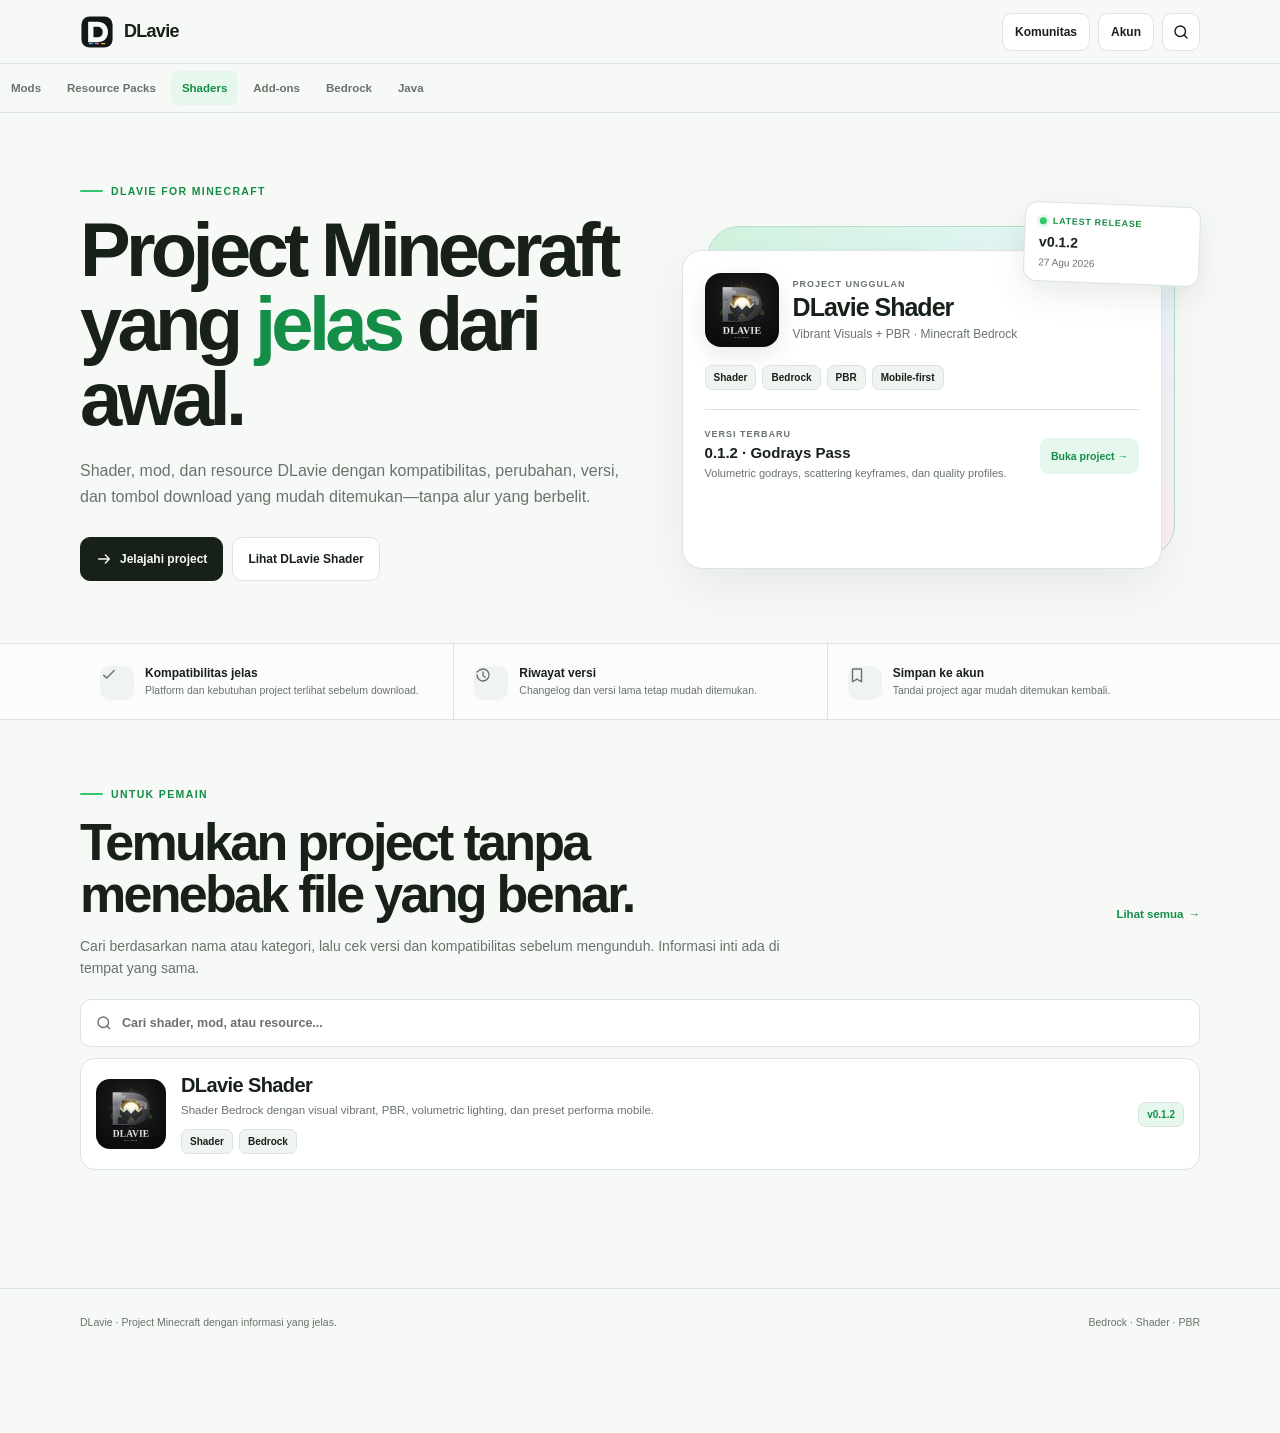
<file: site/home-static.html>
<!doctype html><html lang="id" data-theme="light"><head><meta charset="utf-8"><meta name="viewport" content="width=device-width,initial-scale=1,viewport-fit=cover"><meta name="theme-color" content="#f7f9f7"><meta name="description" content="DLavie — shader, mod, resource pack, dan project Minecraft dengan informasi versi dan download yang jelas."><title>DLavie — Project Minecraft</title><link rel="icon" type="image/svg+xml" href="assets/dlavie-mark.svg?v=66"><script>(function(){var h=(location.hash||'').replace(/^#\/?/,'');if(h&&h!=='home'){location.replace('app.html?v=66'+location.hash);return}try{var t=localStorage.getItem('dlavie.theme.v1');if(!['light','dark','system'].includes(t))t='light';document.documentElement.dataset.theme=t==='system'?(matchMedia('(prefers-color-scheme: dark)').matches?'dark':'light'):t}catch(e){document.documentElement.dataset.theme='light'}})()</script><style>
:root{--bg:#f7f9f7;--surface:#fff;--soft:#f0f4f1;--ink:#172019;--muted:#69736c;--line:#dce4de;--green:#2fc86b;--green2:#148d47;--greenSoft:#e6f8ed;--blue:#4ebff0;--pink:#f36b9f;--yellow:#efc94e;--shadow:0 18px 50px rgba(29,55,38,.08);color-scheme:light}html[data-theme=dark]{--bg:#101311;--surface:#181c19;--soft:#202622;--ink:#f4f7f5;--muted:#9da8a0;--line:#303833;--green:#49da80;--green2:#49da80;--greenSoft:#15301e;--shadow:0 20px 52px rgba(0,0,0,.28);color-scheme:dark}*{box-sizing:border-box}html{scroll-behavior:smooth}body{margin:0;background:var(--bg);color:var(--ink);font-family:-apple-system,BlinkMacSystemFont,"Segoe UI",sans-serif;-webkit-font-smoothing:antialiased}a{color:inherit;text-decoration:none}button{font:inherit;color:inherit}img{display:block}.wrap{width:min(1120px,calc(100% - 36px));margin:auto}.top{height:64px;position:sticky;top:0;z-index:20;border-bottom:1px solid color-mix(in srgb,var(--line) 84%,transparent);background:var(--bg)}.top .wrap{height:100%;display:flex;align-items:center;justify-content:space-between}.brand{display:flex;align-items:center;gap:10px;font-size:18px;font-weight:820;letter-spacing:-.04em}.brand img{width:34px;height:34px;border-radius:11px}.actions{display:flex;gap:8px;align-items:center}.nav-btn,.icon-btn{height:38px;border:1px solid var(--line);border-radius:10px;background:var(--surface);display:inline-flex;align-items:center;justify-content:center;font-size:12px;font-weight:760;transition:transform .16s ease,border-color .16s ease,background .16s ease}.nav-btn{padding:0 12px}.icon-btn{width:38px}.nav-btn:hover,.icon-btn:hover{transform:translateY(-1px);border-color:#b9c7bd;background:var(--soft)}.icon-btn svg,.float svg,.panel svg,.arrow svg,.mini-icon svg{width:18px;height:18px;fill:none;stroke:currentColor;stroke-width:1.9;stroke-linecap:round;stroke-linejoin:round}.cats{border-bottom:1px solid var(--line);overflow:auto;scrollbar-width:none}.cats::-webkit-scrollbar{display:none}.cats .wrap{display:flex;gap:4px;width:max-content;min-width:100%;padding-top:7px;padding-bottom:7px}.cats a{height:34px;padding:0 11px;border-radius:8px;display:flex;align-items:center;color:var(--muted);font-size:11.5px;font-weight:730;white-space:nowrap;transition:background .16s ease,color .16s ease}.cats a:hover{background:var(--soft);color:var(--ink)}.cats .active{background:var(--greenSoft);color:var(--green2)}.hero{padding:72px 0 62px}.hero-grid{display:grid;grid-template-columns:minmax(0,1.02fr) minmax(360px,.98fr);gap:62px;align-items:center}.eyebrow{display:flex;align-items:center;gap:8px;margin:0 0 16px;color:var(--green2);font-size:10.5px;font-weight:850;letter-spacing:.13em;text-transform:uppercase}.eyebrow:before{content:"";width:23px;height:2px;border-radius:9px;background:var(--green)}.hero h1{max-width:690px;margin:0;font-size:clamp(48px,6.4vw,76px);line-height:.98;letter-spacing:-.062em;font-weight:830}.hero h1 em{color:var(--green2);font-style:normal}.lead{max-width:670px;margin:22px 0 0;color:var(--muted);font-size:16px;line-height:1.6}.cta{display:flex;gap:9px;flex-wrap:wrap;margin-top:27px}.cta a{min-height:44px;padding:0 15px;border:1px solid var(--line);border-radius:10px;background:var(--surface);display:inline-flex;align-items:center;gap:8px;font-size:12px;font-weight:800;transition:transform .16s ease,box-shadow .16s ease,border-color .16s ease}.cta a:hover{transform:translateY(-2px);box-shadow:0 10px 26px rgba(30,70,43,.08)}.cta .primary{background:var(--ink);border-color:var(--ink);color:var(--bg)}.cta svg{width:16px;height:16px;fill:none;stroke:currentColor;stroke-width:2;stroke-linecap:round;stroke-linejoin:round}.visual{position:relative;min-height:385px}.glow{position:absolute;inset:36px 25px 18px;border-radius:32px;background:linear-gradient(145deg,color-mix(in srgb,var(--green) 22%,var(--surface)),color-mix(in srgb,var(--blue) 12%,var(--surface)) 48%,color-mix(in srgb,var(--pink) 10%,var(--surface)));border:1px solid color-mix(in srgb,var(--green) 20%,var(--line))}.project-card{position:absolute;left:0;right:38px;top:60px;bottom:6px;padding:22px;border:1px solid var(--line);border-radius:20px;background:var(--surface);box-shadow:var(--shadow);transition:transform .2s ease,box-shadow .2s ease}.project-card:hover{transform:translateY(-3px);box-shadow:0 23px 60px rgba(29,55,38,.12)}.project-top{display:flex;align-items:center;gap:14px}.project-top img{width:74px;height:74px;border-radius:16px;box-shadow:0 8px 24px rgba(0,0,0,.09)}.meta-label{display:block;color:var(--muted);font-size:9px;font-weight:820;letter-spacing:.11em;text-transform:uppercase}.project-top strong{display:block;margin-top:4px;font-size:25px;letter-spacing:-.04em}.project-top p{margin:5px 0 0;color:var(--muted);font-size:12px}.tag-row{display:flex;gap:6px;flex-wrap:wrap;margin-top:18px}.tag{padding:6px 8px;border:1px solid var(--line);border-radius:7px;background:var(--soft);font-size:10px;font-weight:760}.card-line{height:1px;margin:19px 0;background:var(--line)}.release-row{display:grid;grid-template-columns:1fr auto;gap:12px;align-items:center}.release-row b{display:block;margin-top:5px;font-size:15px}.release-row p{margin:5px 0 0;color:var(--muted);font-size:11px;line-height:1.45}.release-cta{height:36px;padding:0 11px;border-radius:9px;background:var(--greenSoft);color:var(--green2);display:flex;align-items:center;font-size:10.5px;font-weight:820}.release-note{position:absolute;right:0;top:14px;width:176px;padding:13px 14px;border:1px solid var(--line);border-radius:13px;background:var(--surface);box-shadow:0 12px 32px rgba(29,55,38,.1);transform:rotate(2.2deg)}.release-note small{display:flex;align-items:center;gap:6px;color:var(--green2);font-size:9px;font-weight:850;text-transform:uppercase;letter-spacing:.08em}.release-note small:before{content:"";width:7px;height:7px;border-radius:50%;background:var(--green);box-shadow:0 0 0 3px var(--greenSoft)}.release-note b{display:block;margin-top:7px;font-size:14px;line-height:1.35}.release-note span{display:block;margin-top:5px;color:var(--muted);font-size:10px}.trust{border-top:1px solid var(--line);border-bottom:1px solid var(--line);background:color-mix(in srgb,var(--surface) 52%,transparent)}.trust .wrap{display:grid;grid-template-columns:repeat(3,1fr)}.trust article{display:flex;gap:11px;align-items:center;padding:19px 20px}.trust article+article{border-left:1px solid var(--line)}.mini-icon{width:34px;height:34px;flex:0 0 34px;border-radius:10px;background:var(--soft);display:grid;place-items:center;color:var(--green2)}.trust strong{display:block;font-size:12px}.trust span{display:block;margin-top:3px;color:var(--muted);font-size:10.5px;line-height:1.35}.discover{padding:68px 0 118px}.section-head{display:flex;justify-content:space-between;align-items:end;gap:20px}.section-head h2{max-width:680px;margin:0;font-size:clamp(34px,4.8vw,52px);line-height:1;letter-spacing:-.052em}.section-head>a{display:flex;align-items:center;gap:5px;color:var(--green2);font-size:11.5px;font-weight:820}.section-copy{max-width:720px;margin:15px 0 20px;color:var(--muted);font-size:14px;line-height:1.6}.search-link{height:48px;padding:0 14px;border:1px solid var(--line);border-radius:11px;background:var(--surface);display:flex;align-items:center;gap:9px;color:var(--muted);font-size:12.5px;font-weight:680;transition:border-color .16s ease,transform .16s ease}.search-link:hover{border-color:#b7c4ba;transform:translateY(-1px)}.search-link svg{width:18px;height:18px;fill:none;stroke:currentColor;stroke-width:1.8}.result{display:grid;grid-template-columns:70px minmax(0,1fr) auto;gap:15px;align-items:center;margin-top:11px;padding:15px;border:1px solid var(--line);border-radius:15px;background:var(--surface);transition:transform .18s ease,border-color .18s ease,box-shadow .18s ease}.result:hover{transform:translateY(-2px);border-color:#b8c6bb;box-shadow:0 12px 32px rgba(29,55,38,.07)}.result>img{width:70px;height:70px;border-radius:14px}.result h3{margin:0;font-size:20px;letter-spacing:-.03em}.result p{margin:5px 0 0;color:var(--muted);font-size:11.5px;line-height:1.45}.result .tag-row{margin-top:10px}.version{padding:6px 8px;border:1px solid var(--line);border-radius:7px;background:var(--greenSoft);color:var(--green2);font-size:10px;font-weight:840}.footer{padding:27px 0 105px;border-top:1px solid var(--line);color:var(--muted);font-size:10.5px}.footer .wrap{display:flex;justify-content:space-between;gap:20px}.float{display:none;position:fixed;left:50%;bottom:max(18px,env(safe-area-inset-bottom));z-index:41;transform:translateX(-50%);width:56px;height:48px;border:1px solid rgba(255,255,255,.12);border-radius:999px;background:#171a18;color:#fff;box-shadow:0 14px 32px rgba(0,0,0,.24);transition:transform .16s ease}.float:active{transform:translateX(-50%) scale(.96)}.panel{position:fixed;left:50%;bottom:calc(max(18px,env(safe-area-inset-bottom)) + 60px);z-index:42;transform:translateX(-50%);width:min(356px,calc(100% - 24px));padding:7px;border:1px solid var(--line);border-radius:15px;background:var(--surface);box-shadow:0 20px 55px rgba(0,0,0,.18);animation:panelIn .16s ease}.panel[hidden],.scrim[hidden]{display:none}.panel a,.panel button{width:100%;height:44px;padding:0 10px;border:0;border-radius:9px;background:transparent;display:flex;align-items:center;gap:10px;text-align:left;font-size:11px;font-weight:760}.panel a:hover,.panel button:hover{background:var(--soft)}.panel span{flex:1}.scrim{position:fixed;inset:0;z-index:40;background:rgba(12,16,13,.18)}.hero-copy,.visual,.trust article,.discover>.wrap{animation:rise .48s both}.visual{animation-delay:.06s}.trust article:nth-child(2){animation-delay:.06s}.trust article:nth-child(3){animation-delay:.12s}.discover>.wrap{animation-delay:.08s}@keyframes rise{from{opacity:0;transform:translateY(12px)}to{opacity:1;transform:none}}@keyframes panelIn{from{opacity:0;transform:translate(-50%,8px)}to{opacity:1;transform:translate(-50%,0)}}@media(prefers-reduced-motion:reduce){*{scroll-behavior:auto!important;animation:none!important;transition:none!important}}
@media(max-width:760px){.wrap{width:calc(100% - 24px)}.top{height:56px}.brand{font-size:16px}.brand img{width:31px;height:31px}.nav-btn{display:none}.cats .wrap{padding-left:0;padding-right:0}.cats a{font-size:10.5px}.hero{padding:48px 0 42px}.hero-grid{grid-template-columns:1fr;gap:34px;text-align:center}.eyebrow{justify-content:center;margin-bottom:13px}.hero h1{font-size:clamp(43px,12.8vw,59px)}.lead{margin:17px auto 0;font-size:13.5px}.cta{justify-content:center;margin-top:21px}.cta a{min-height:42px}.visual{min-height:315px;width:min(392px,100%);margin:auto}.glow{inset:31px 22px 13px}.project-card{left:9px;right:20px;top:48px;bottom:5px;padding:17px;text-align:left}.project-top img{width:61px;height:61px}.project-top strong{font-size:20px}.release-note{right:0;top:4px;width:154px;padding:11px 12px}.release-note b{font-size:12px}.release-row p{display:none}.trust .wrap{grid-template-columns:1fr}.trust article{padding:15px 4px}.trust article+article{border-left:0;border-top:1px solid var(--line)}.discover{padding:50px 0 102px}.section-head{align-items:start}.section-head h2{font-size:35px}.section-head>a{margin-top:6px}.section-copy{font-size:12.5px}.result{grid-template-columns:58px minmax(0,1fr) auto;gap:10px;padding:12px}.result>img{width:58px;height:58px}.result h3{font-size:17px}.result p{font-size:10.5px}.result .tag-row{display:none}.float{display:grid;place-items:center}.footer{padding-bottom:92px}.footer .wrap{display:block;text-align:center}.footer span+span{display:block;margin-top:6px}body{padding-bottom:68px}}
</style></head><body><header class="top"><div class="wrap"><a class="brand" href="index.html" aria-label="DLavie beranda"><img src="assets/dlavie-mark.svg?v=66" alt=""><span>DLavie</span></a><div class="actions"><a class="nav-btn" href="community.html">Komunitas</a><a class="nav-btn" href="account.html">Akun</a><a class="icon-btn" href="app.html?v=66#downloads" aria-label="Cari project"><svg viewBox="0 0 24 24"><circle cx="11" cy="11" r="7"/><path d="m20 20-4-4"/></svg></a></div></div></header><nav class="cats" aria-label="Kategori"><div class="wrap"><a href="app.html?v=66#downloads">Mods</a><a href="app.html?v=66#downloads">Resource Packs</a><a class="active" href="app.html?v=66#downloads">Shaders</a><a href="app.html?v=66#downloads">Add-ons</a><a href="app.html?v=66#downloads">Bedrock</a><a href="app.html?v=66#downloads">Java</a></div></nav><main><section class="hero"><div class="wrap hero-grid"><div class="hero-copy"><p class="eyebrow">DLavie for Minecraft</p><h1>Project Minecraft yang <em>jelas</em> dari awal.</h1><p class="lead">Shader, mod, dan resource DLavie dengan kompatibilitas, perubahan, versi, dan tombol download yang mudah ditemukan—tanpa alur yang berbelit.</p><div class="cta"><a class="primary" href="app.html?v=66#downloads"><svg viewBox="0 0 24 24"><path d="M4 12h16m-6-6 6 6-6 6"/></svg>Jelajahi project</a><a href="app.html?v=66#project/dlavie-shader">Lihat DLavie Shader</a></div></div><div class="visual" aria-label="DLavie Shader project preview"><div class="glow"></div><a class="project-card" href="app.html?v=66#project/dlavie-shader"><div class="project-top"><img src="assets/dlavie-shader.svg" alt="DLavie Shader"><div><span class="meta-label">Project unggulan</span><strong>DLavie Shader</strong><p>Vibrant Visuals + PBR · Minecraft Bedrock</p></div></div><div class="tag-row"><span class="tag">Shader</span><span class="tag">Bedrock</span><span class="tag">PBR</span><span class="tag">Mobile-first</span></div><div class="card-line"></div><div class="release-row"><div><span class="meta-label">Versi terbaru</span><b>0.1.2 · Godrays Pass</b><p>Volumetric godrays, scattering keyframes, dan quality profiles.</p></div><span class="release-cta">Buka project →</span></div></a><a class="release-note" href="app.html?v=66#project/dlavie-shader?tab=versions"><small>Latest release</small><b>v0.1.2</b><span>27 Agu 2026</span></a></div></div></section><section class="trust"><div class="wrap"><article><span class="mini-icon"><svg viewBox="0 0 24 24"><path d="M5 12.5 9 16l10-10"/></svg></span><div><strong>Kompatibilitas jelas</strong><span>Platform dan kebutuhan project terlihat sebelum download.</span></div></article><article><span class="mini-icon"><svg viewBox="0 0 24 24"><path d="M12 8v5l3 2M4 12a8 8 0 1 0 2.3-5.7L4 8"/></svg></span><div><strong>Riwayat versi</strong><span>Changelog dan versi lama tetap mudah ditemukan.</span></div></article><article><span class="mini-icon"><svg viewBox="0 0 24 24"><path d="M6 4h12v17l-6-3.6L6 21V4Z"/></svg></span><div><strong>Simpan ke akun</strong><span>Tandai project agar mudah ditemukan kembali.</span></div></article></div></section><section class="discover"><div class="wrap"><p class="eyebrow">Untuk pemain</p><div class="section-head"><h2>Temukan project tanpa menebak file yang benar.</h2><a href="app.html?v=66#downloads">Lihat semua <span>→</span></a></div><p class="section-copy">Cari berdasarkan nama atau kategori, lalu cek versi dan kompatibilitas sebelum mengunduh. Informasi inti ada di tempat yang sama.</p><a class="search-link" href="app.html?v=66#downloads"><svg viewBox="0 0 24 24"><circle cx="11" cy="11" r="7"/><path d="m20 20-4-4"/></svg><span>Cari shader, mod, atau resource...</span></a><a class="result" href="app.html?v=66#project/dlavie-shader"><img src="assets/dlavie-shader.svg" alt=""><div><h3>DLavie Shader</h3><p>Shader Bedrock dengan visual vibrant, PBR, volumetric lighting, dan preset performa mobile.</p><div class="tag-row"><span class="tag">Shader</span><span class="tag">Bedrock</span></div></div><span class="version">v0.1.2</span></a></div></section></main><footer class="footer"><div class="wrap"><span>DLavie · Project Minecraft dengan informasi yang jelas.</span><span>Bedrock · Shader · PBR</span></div></footer><div id="scrim" class="scrim" hidden></div><div id="panel" class="panel" hidden><a href="account.html"><svg viewBox="0 0 24 24"><circle cx="12" cy="8" r="4"/><path d="M4 21a8 8 0 0 1 16 0"/></svg><span>Akun</span>›</a><a href="app.html?v=66#downloads"><svg viewBox="0 0 24 24"><path d="M4 6h16M4 12h16M4 18h10"/></svg><span>Project</span>›</a><a href="app.html?v=66#news"><svg viewBox="0 0 24 24"><path d="M4 5h16v14H4zM7 9h10M7 13h7"/></svg><span>Update</span>›</a><a href="community.html"><svg viewBox="0 0 24 24"><path d="M8.5 11a3.5 3.5 0 1 0 0-7 3.5 3.5 0 0 0 0 7ZM3 20c.5-3.3 2.5-5 5.5-5s5 1.7 5.5 5"/></svg><span>Komunitas</span>›</a><a href="app.html?v=66#feedback"><svg viewBox="0 0 24 24"><path d="M4 5h16v11H9l-5 4V5ZM8 9h8M8 12h5"/></svg><span>Feedback</span>›</a><button id="theme" type="button"><svg viewBox="0 0 24 24"><path d="M20 14.2A8.2 8.2 0 0 1 9.8 3.8 8.5 8.5 0 1 0 20 14.2Z"/></svg><span>Tema</span>›</button></div><button id="toggle" class="float" type="button" aria-label="Buka menu"><svg viewBox="0 0 24 24"><path d="M5 7h14M5 12h14M5 17h14"/></svg></button><script>(function(){var p=document.getElementById('panel'),s=document.getElementById('scrim'),b=document.getElementById('toggle');function draw(o){p.hidden=!o;s.hidden=!o;b.setAttribute('aria-expanded',String(o));b.innerHTML=o?'<svg viewBox="0 0 24 24"><path d="m6 6 12 12M18 6 6 18"/></svg>':'<svg viewBox="0 0 24 24"><path d="M5 7h14M5 12h14M5 17h14"/></svg>'}b.onclick=function(){draw(p.hidden)};s.onclick=function(){draw(false)};document.getElementById('theme').onclick=function(){var n=document.documentElement.dataset.theme==='dark'?'light':'dark';document.documentElement.dataset.theme=n;try{localStorage.setItem('dlavie.theme.v1',n)}catch(e){}draw(false)};p.querySelectorAll('a').forEach(function(a){a.onclick=function(){draw(false)}})})()</script></body></html>
</file>
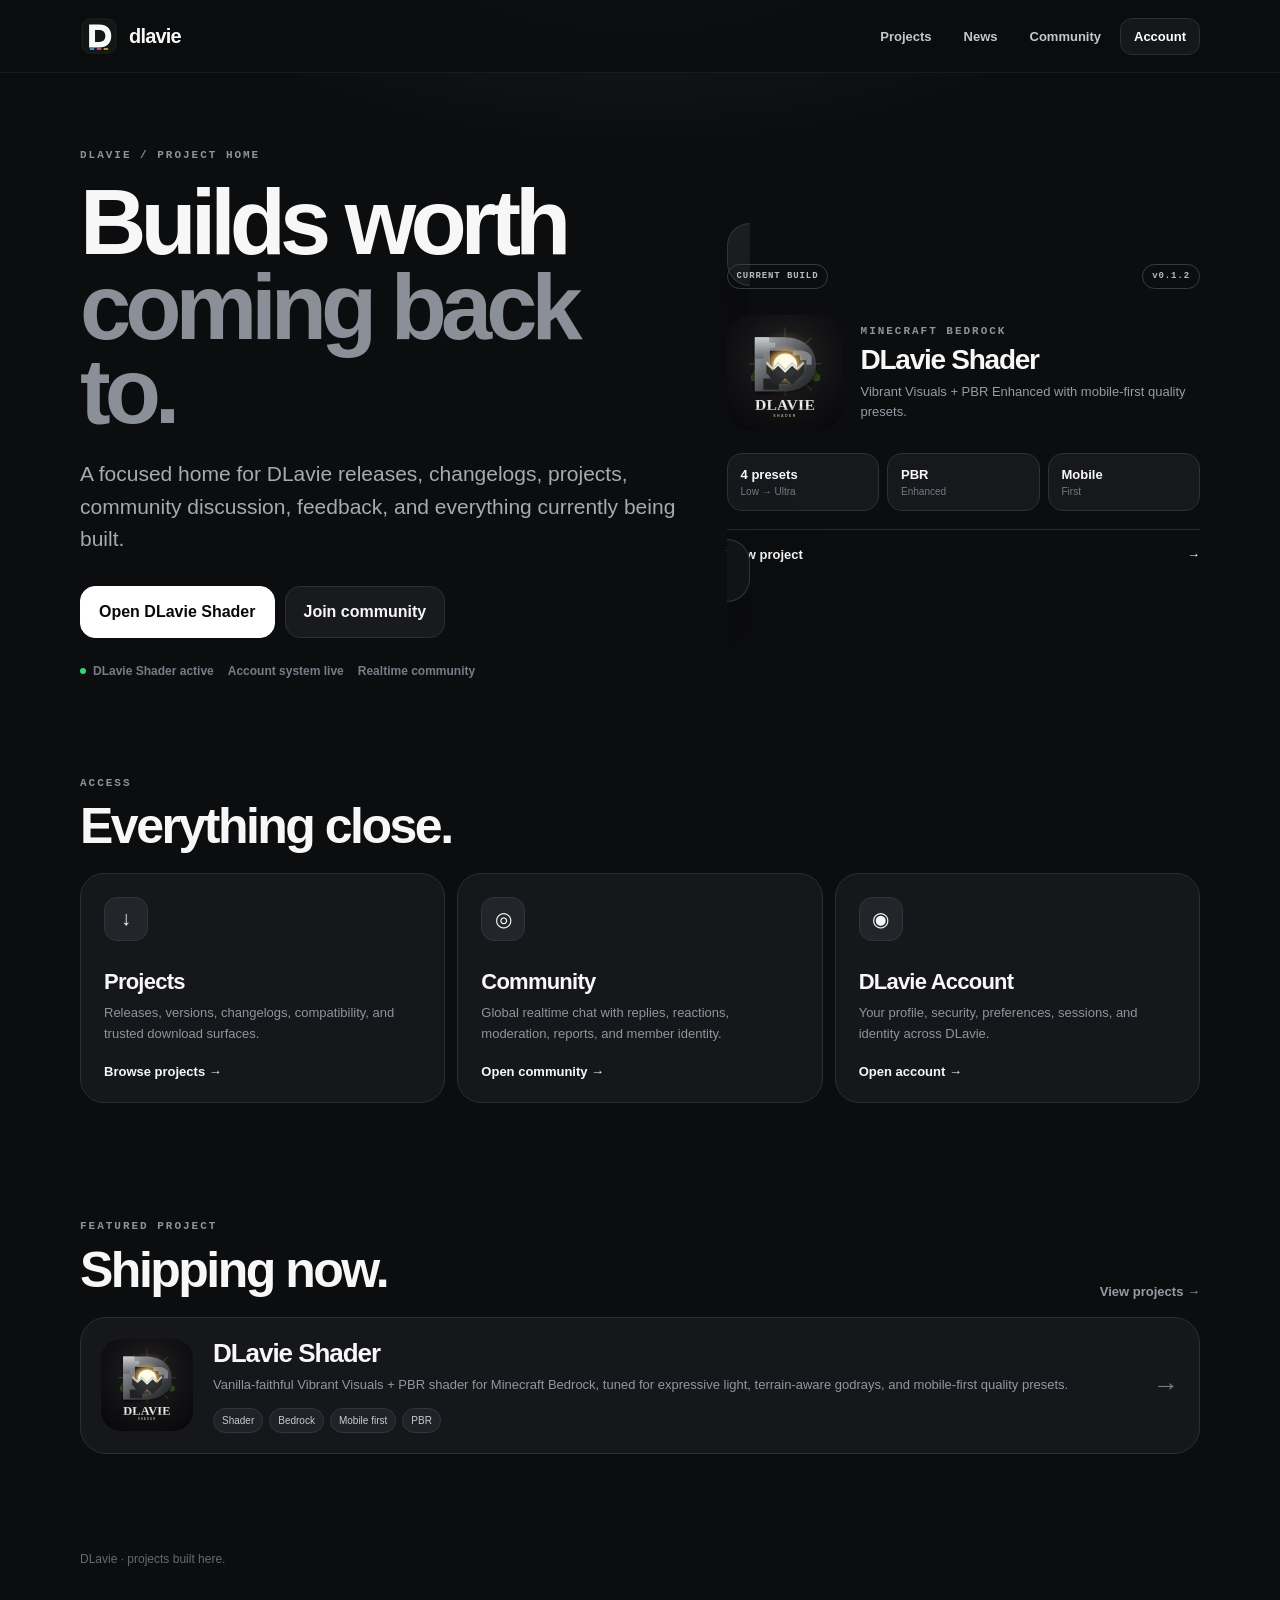
<file: site/home.html>
<!doctype html>
<html lang="id">
<head>
<meta charset="utf-8">
<meta name="viewport" content="width=device-width,initial-scale=1,viewport-fit=cover">
<meta name="theme-color" content="#0d0e10">
<meta name="description" content="DLavie — projects, community, account, releases, and development.">
<title>DLavie</title>
<style>
:root{color-scheme:dark;--bg:#0c0d0f;--surface:#15171a;--surface2:#1b1d21;--line:#2b2e34;--text:#f7f7f8;--muted:#9297a1;--dim:#676d77;--r:24px}*{box-sizing:border-box}html{background:var(--bg);scroll-behavior:smooth}body{margin:0;background:radial-gradient(900px 500px at 50% -180px,#25272d 0,transparent 64%),var(--bg);color:var(--text);font-family:-apple-system,BlinkMacSystemFont,"SF Pro Display","SF Pro Text","Segoe UI",sans-serif;-webkit-font-smoothing:antialiased;min-height:100vh}a{color:inherit;text-decoration:none}button{font:inherit}.shell{width:min(1120px,calc(100% - 36px));margin:auto}.top{position:sticky;top:0;z-index:50;background:rgba(12,13,15,.82);-webkit-backdrop-filter:blur(24px);backdrop-filter:blur(24px);border-bottom:1px solid rgba(255,255,255,.06)}.topin{height:72px;display:flex;align-items:center;justify-content:space-between;gap:18px}.brand{display:flex;align-items:center;gap:11px;font-size:20px;font-weight:800;letter-spacing:-.04em}.brand img{width:38px;height:38px;border-radius:11px}.nav{display:flex;align-items:center;gap:6px}.nav a{padding:10px 13px;border-radius:12px;color:#c4c7cd;font-size:13px;font-weight:700}.nav a:hover{background:#202227;color:#fff}.account{border:1px solid var(--line);background:var(--surface);color:#fff!important}.hero{padding:76px 0 38px;display:grid;grid-template-columns:minmax(0,1.12fr) minmax(340px,.88fr);gap:44px;align-items:center}.kicker{font:700 11px/1.2 ui-monospace,SFMono-Regular,Menlo,monospace;letter-spacing:.18em;color:#8d939e}.hero h1{font-size:clamp(54px,7.5vw,92px);line-height:.92;letter-spacing:-.065em;margin:18px 0 24px;max-width:790px}.hero h1 span{color:#8a8f98}.lead{color:#a5aab3;font-size:clamp(17px,2vw,21px);line-height:1.55;max-width:680px;margin:0}.actions{display:flex;gap:10px;flex-wrap:wrap;margin-top:30px}.btn{min-height:52px;padding:0 18px;border-radius:15px;display:inline-flex;align-items:center;justify-content:center;font-weight:800;border:1px solid var(--line);background:#181a1e}.btn.primary{background:#fff;color:#08090a;border-color:#fff}.meta{display:flex;gap:14px;flex-wrap:wrap;margin-top:26px;color:#777d87;font-size:12px;font-weight:700}.meta span{display:flex;align-items:center;gap:7px}.dot{width:6px;height:6px;border-radius:50%;background:#34d27b}.showcase{position:relative}.project{border:1px solid #30333a;background:linear-gradient(155deg,#1b1d21,#121316 72%);border-radius:30px;padding:22px;box-shadow:0 35px 90px rgba(0,0,0,.34)}.projecttop{display:flex;justify-content:space-between;align-items:center;margin-bottom:26px}.pill{border:1px solid #383b43;border-radius:999px;padding:7px 9px;font:700 9px/1 ui-monospace,SFMono-Regular,Menlo,monospace;letter-spacing:.1em;color:#b7bbc2}.projectmain{display:flex;gap:18px;align-items:center}.projectmain img{width:116px;height:116px;border-radius:25px;object-fit:cover;background:#111}.projectmain h2{font-size:28px;letter-spacing:-.045em;margin:6px 0}.projectmain p{font-size:13px;line-height:1.5;color:#969ba4;margin:0}.mini{display:grid;grid-template-columns:repeat(3,1fr);gap:8px;margin-top:22px}.mini div{border:1px solid #2d3036;background:#16181c;border-radius:15px;padding:13px}.mini strong{font-size:13px;display:block}.mini span{font-size:10px;color:#747a84;display:block;margin-top:4px}.open{display:flex;justify-content:space-between;align-items:center;margin-top:18px;border-top:1px solid #292c31;padding-top:17px;font-size:13px;font-weight:800}.section{padding:56px 0}.sectionhead{display:flex;align-items:end;justify-content:space-between;gap:20px;margin-bottom:18px}.sectionhead h2{font-size:clamp(34px,4.5vw,50px);letter-spacing:-.05em;margin:7px 0 0}.sectionhead a{font-size:13px;color:#969ba4;font-weight:700}.cards{display:grid;grid-template-columns:repeat(3,1fr);gap:12px}.card{min-height:210px;border:1px solid var(--line);background:var(--surface);border-radius:24px;padding:23px;display:flex;flex-direction:column;transition:.18s ease}.card:hover{transform:translateY(-2px);border-color:#434750}.icon{width:44px;height:44px;border-radius:13px;background:#22252a;border:1px solid #31343b;display:grid;place-items:center;font-size:20px}.card h3{font-size:22px;letter-spacing:-.035em;margin:28px 0 8px}.card p{color:#8f949d;font-size:13px;line-height:1.6;margin:0}.card b{margin-top:auto;padding-top:20px;font-size:13px}.featured{display:flex;align-items:center;gap:20px;border:1px solid var(--line);background:var(--surface);border-radius:26px;padding:20px}.featured img{width:92px;height:92px;border-radius:20px}.featured div{flex:1}.featured h3{font-size:26px;letter-spacing:-.04em;margin:0 0 6px}.featured p{margin:0;color:#9297a1;line-height:1.55;font-size:13px}.chips{display:flex;gap:6px;flex-wrap:wrap;margin-top:13px}.chips span{border:1px solid #33363d;background:#202227;border-radius:999px;padding:6px 8px;font-size:10px;color:#c7cad0}.arrow{font-size:26px;color:#777d87}.footer{padding:42px 0 110px;color:#646a74;font-size:12px}.mobilebar{display:none}.mobilemenu{display:none}
@media(max-width:760px){.shell{width:min(100% - 32px,680px)}.topin{height:68px}.nav a:not(.account){display:none}.hero{display:block;padding:48px 0 24px}.hero h1{font-size:clamp(50px,14vw,72px)}.showcase{margin-top:34px}.project{padding:17px;border-radius:25px}.projectmain img{width:88px;height:88px;border-radius:20px}.projectmain h2{font-size:23px}.cards{grid-template-columns:1fr}.card{min-height:170px}.featured{align-items:flex-start}.featured img{width:78px;height:78px}.section{padding:42px 0}.sectionhead h2{font-size:38px}.mobilebar{display:grid;position:fixed;left:14px;right:14px;bottom:max(12px,env(safe-area-inset-bottom));z-index:60;grid-template-columns:repeat(3,1fr);background:rgba(25,27,31,.93);-webkit-backdrop-filter:blur(22px);backdrop-filter:blur(22px);border:1px solid #30333a;border-radius:24px;padding:7px;box-shadow:0 20px 55px rgba(0,0,0,.42)}.mobilebar a{min-height:58px;display:flex;flex-direction:column;align-items:center;justify-content:center;gap:4px;border-radius:17px;color:#7f858f;font-size:10px;font-weight:800}.mobilebar a.active{background:#25282e;color:#fff}.mobilebar .mi{font-size:20px}.footer{padding-bottom:120px}.mini{gap:6px}.mini div{padding:11px 9px}.meta{font-size:11px}}
@media(prefers-reduced-motion:reduce){*{scroll-behavior:auto!important;transition:none!important}}
</style>
<script>
(()=>{const h=location.hash.replace(/^#/,'');if(h&&h!=='home'){location.replace('app.html#'+h)}})();
</script>
</head>
<body>
<header class="top"><div class="shell topin"><a class="brand" href="#home"><img src="assets/dlavie-mark.svg" alt=""><span>dlavie</span></a><nav class="nav"><a href="app.html#downloads">Projects</a><a href="app.html#news">News</a><a href="community.html">Community</a><a class="account" href="account.html">Account</a></nav></div></header>
<main>
<section class="shell hero" id="home"><div><div class="kicker">DLAVIE / PROJECT HOME</div><h1>Builds worth<br><span>coming back to.</span></h1><p class="lead">A focused home for DLavie releases, changelogs, projects, community discussion, feedback, and everything currently being built.</p><div class="actions"><a class="btn primary" href="app.html#project/dlavie-shader">Open DLavie Shader</a><a class="btn" href="community.html">Join community</a></div><div class="meta"><span><i class="dot"></i>DLavie Shader active</span><span>Account system live</span><span>Realtime community</span></div></div><aside class="showcase"><a class="project" href="app.html#project/dlavie-shader"><div class="projecttop"><span class="pill">CURRENT BUILD</span><span class="pill">v0.1.2</span></div><div class="projectmain"><img src="assets/dlavie-shader.svg" alt="DLavie Shader"><div><div class="kicker">MINECRAFT BEDROCK</div><h2>DLavie Shader</h2><p>Vibrant Visuals + PBR Enhanced with mobile-first quality presets.</p></div></div><div class="mini"><div><strong>4 presets</strong><span>Low → Ultra</span></div><div><strong>PBR</strong><span>Enhanced</span></div><div><strong>Mobile</strong><span>First</span></div></div><div class="open"><span>View project</span><span>→</span></div></a></aside></section>
<section class="shell section"><div class="sectionhead"><div><span class="kicker">ACCESS</span><h2>Everything close.</h2></div></div><div class="cards"><a class="card" href="app.html#downloads"><span class="icon">↓</span><h3>Projects</h3><p>Releases, versions, changelogs, compatibility, and trusted download surfaces.</p><b>Browse projects →</b></a><a class="card" href="community.html"><span class="icon">◎</span><h3>Community</h3><p>Global realtime chat with replies, reactions, moderation, reports, and member identity.</p><b>Open community →</b></a><a class="card" href="account.html"><span class="icon">◉</span><h3>DLavie Account</h3><p>Your profile, security, preferences, sessions, and identity across DLavie.</p><b>Open account →</b></a></div></section>
<section class="shell section"><div class="sectionhead"><div><span class="kicker">FEATURED PROJECT</span><h2>Shipping now.</h2></div><a href="app.html#downloads">View projects →</a></div><a class="featured" href="app.html#project/dlavie-shader"><img src="assets/dlavie-shader.svg" alt="DLavie Shader"><div><h3>DLavie Shader</h3><p>Vanilla-faithful Vibrant Visuals + PBR shader for Minecraft Bedrock, tuned for expressive light, terrain-aware godrays, and mobile-first quality presets.</p><div class="chips"><span>Shader</span><span>Bedrock</span><span>Mobile first</span><span>PBR</span></div></div><span class="arrow">→</span></a></section>
</main>
<footer class="shell footer">DLavie · projects built here.</footer>
<nav class="mobilebar" aria-label="Mobile navigation"><a class="active" href="#home"><span class="mi">⌂</span><span>Home</span></a><a href="app.html#downloads"><span class="mi">⌕</span><span>Projects</span></a><a href="account.html"><span class="mi">☰</span><span>Account</span></a></nav>
</body>
</html>
</file>
